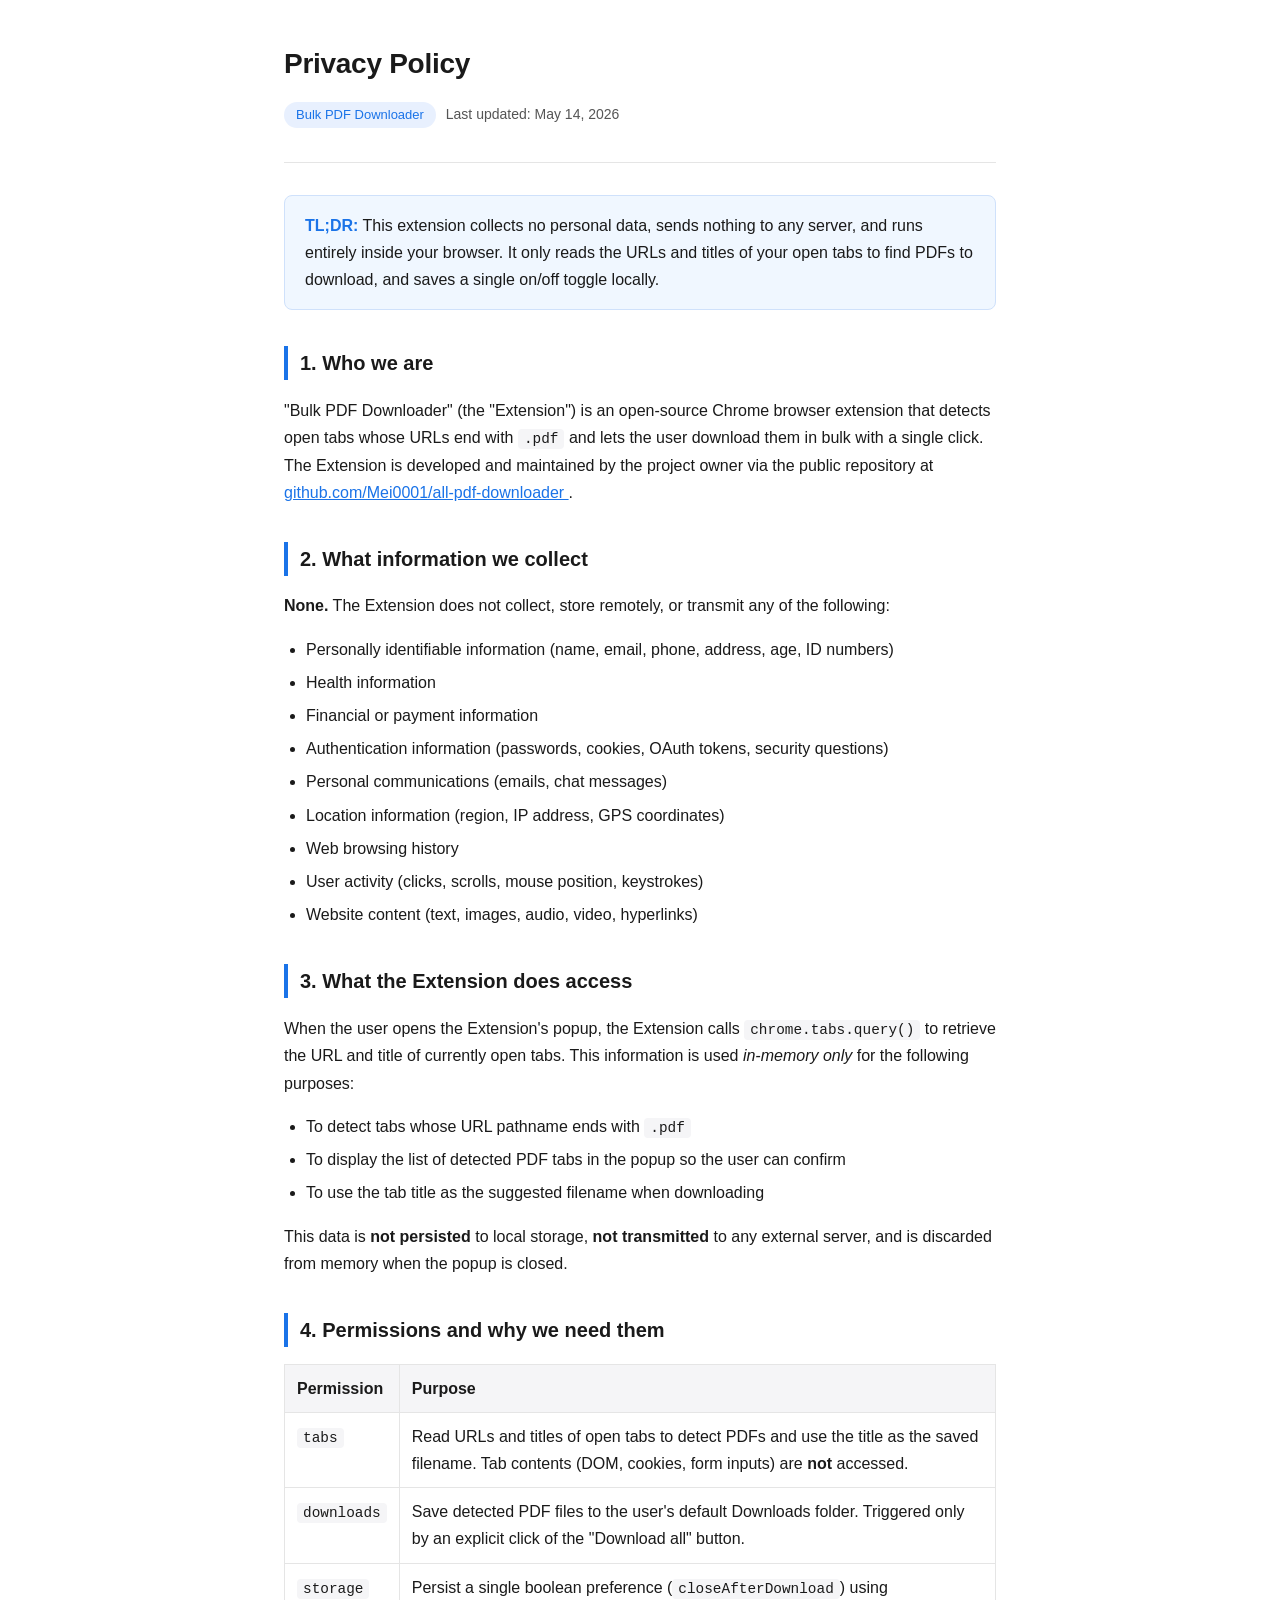
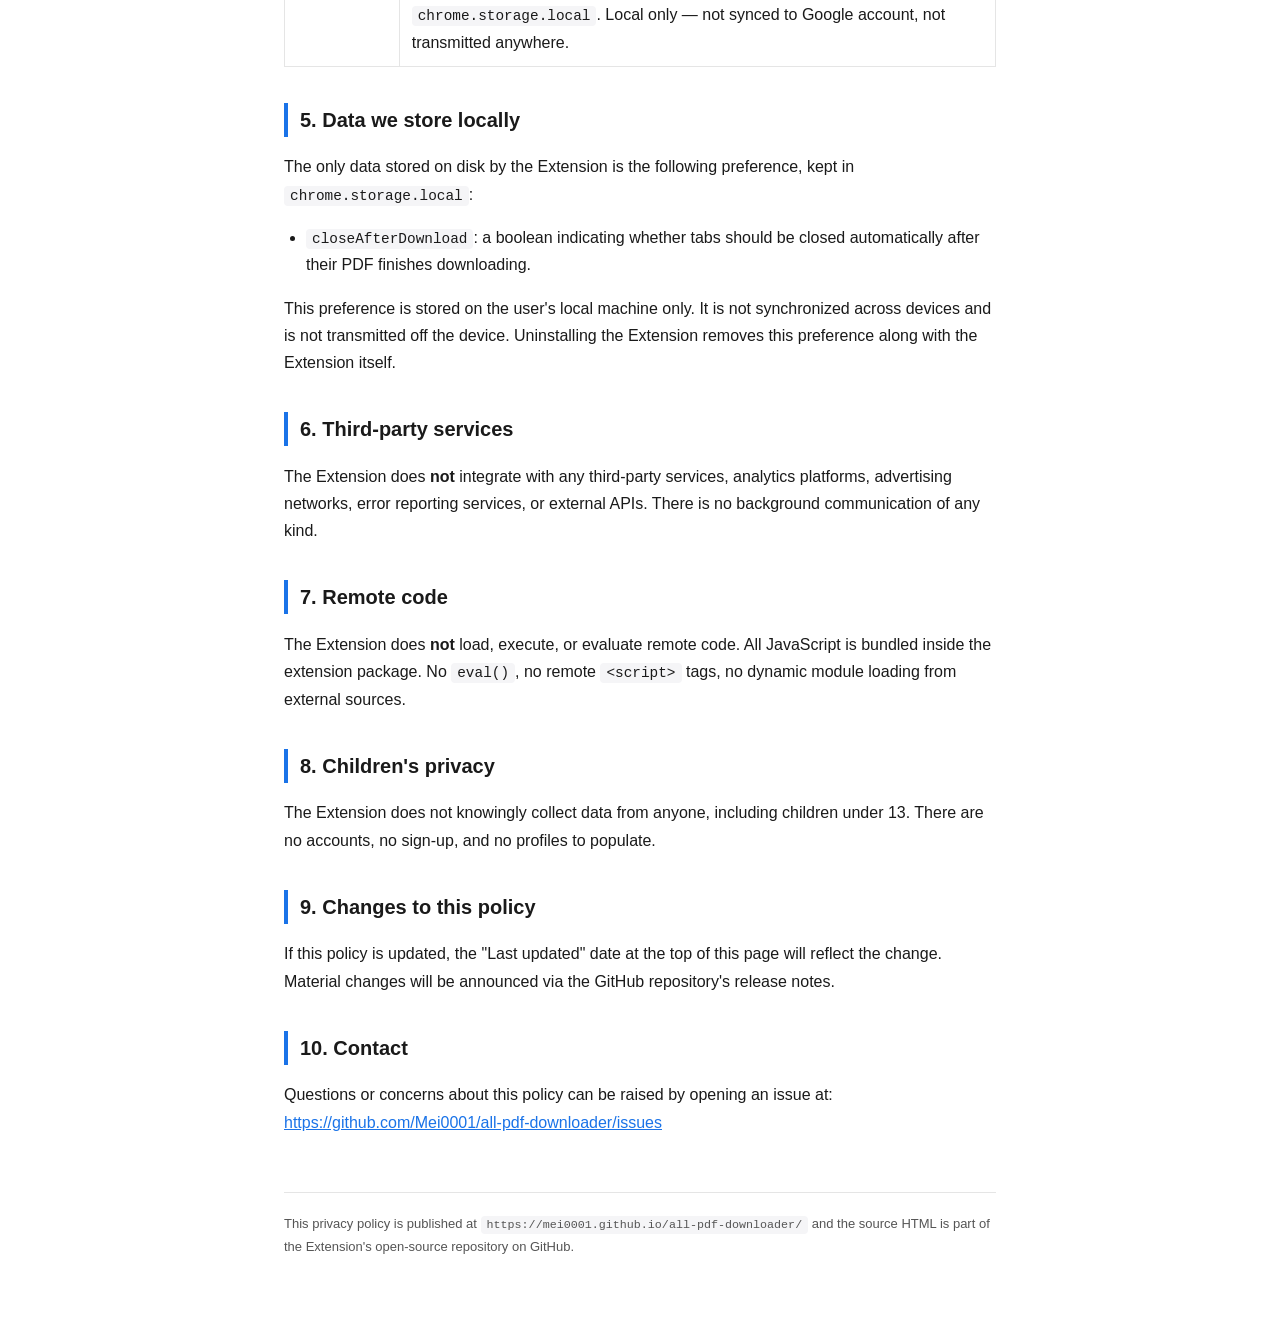
<file: docs/index.html>
<!DOCTYPE html>
<html lang="en">
<head>
<meta charset="UTF-8">
<meta name="viewport" content="width=device-width, initial-scale=1">
<meta name="robots" content="index, follow">
<title>Privacy Policy — Bulk PDF Downloader</title>
<style>
  :root {
    --fg: #1a1a1a;
    --muted: #555;
    --accent: #1a73e8;
    --border: #e5e5e5;
    --bg: #ffffff;
    --code-bg: #f5f5f7;
  }
  * { box-sizing: border-box; }
  body {
    font-family: -apple-system, BlinkMacSystemFont, "Segoe UI", "Helvetica Neue",
                 "Hiragino Sans", "Noto Sans CJK JP", sans-serif;
    color: var(--fg);
    background: var(--bg);
    max-width: 760px;
    margin: 0 auto;
    padding: 40px 24px 80px;
    line-height: 1.7;
    font-size: 16px;
  }
  header {
    border-bottom: 1px solid var(--border);
    padding-bottom: 20px;
    margin-bottom: 32px;
  }
  h1 {
    margin: 0 0 8px 0;
    font-size: 28px;
    letter-spacing: -0.01em;
  }
  h2 {
    margin-top: 36px;
    font-size: 20px;
    border-left: 4px solid var(--accent);
    padding-left: 12px;
  }
  .meta {
    color: var(--muted);
    font-size: 14px;
  }
  .badge {
    display: inline-block;
    background: #e8f0fe;
    color: var(--accent);
    border-radius: 999px;
    padding: 2px 12px;
    font-size: 13px;
    font-weight: 500;
    margin-right: 6px;
  }
  ul { padding-left: 22px; }
  li { margin-bottom: 6px; }
  code {
    background: var(--code-bg);
    padding: 2px 6px;
    border-radius: 4px;
    font-family: "SF Mono", Consolas, Monaco, monospace;
    font-size: 0.9em;
  }
  table {
    border-collapse: collapse;
    width: 100%;
    margin: 12px 0;
  }
  th, td {
    border: 1px solid var(--border);
    padding: 10px 12px;
    text-align: left;
    vertical-align: top;
  }
  th { background: var(--code-bg); font-weight: 600; }
  a { color: var(--accent); }
  footer {
    margin-top: 56px;
    padding-top: 20px;
    border-top: 1px solid var(--border);
    color: var(--muted);
    font-size: 13px;
  }
  .summary-card {
    background: #f0f7ff;
    border: 1px solid #cfe1fb;
    border-radius: 8px;
    padding: 16px 20px;
    margin: 20px 0;
  }
  .summary-card strong { color: var(--accent); }
</style>
</head>
<body>
<header>
  <h1>Privacy Policy</h1>
  <p class="meta">
    <span class="badge">Bulk PDF Downloader</span>
    Last updated: May 14, 2026
  </p>
</header>

<div class="summary-card">
  <strong>TL;DR:</strong> This extension collects no personal data, sends nothing to any server,
  and runs entirely inside your browser. It only reads the URLs and titles of your open tabs
  to find PDFs to download, and saves a single on/off toggle locally.
</div>

<h2>1. Who we are</h2>
<p>
  "Bulk PDF Downloader" (the "Extension") is an open-source Chrome browser extension that detects
  open tabs whose URLs end with <code>.pdf</code> and lets the user download them in bulk with a
  single click. The Extension is developed and maintained by the project owner via the public
  repository at
  <a href="https://github.com/Mei0001/all-pdf-downloader" target="_blank" rel="noopener">
    github.com/Mei0001/all-pdf-downloader
  </a>.
</p>

<h2>2. What information we collect</h2>
<p>
  <strong>None.</strong> The Extension does not collect, store remotely, or transmit any of the
  following:
</p>
<ul>
  <li>Personally identifiable information (name, email, phone, address, age, ID numbers)</li>
  <li>Health information</li>
  <li>Financial or payment information</li>
  <li>Authentication information (passwords, cookies, OAuth tokens, security questions)</li>
  <li>Personal communications (emails, chat messages)</li>
  <li>Location information (region, IP address, GPS coordinates)</li>
  <li>Web browsing history</li>
  <li>User activity (clicks, scrolls, mouse position, keystrokes)</li>
  <li>Website content (text, images, audio, video, hyperlinks)</li>
</ul>

<h2>3. What the Extension does access</h2>
<p>
  When the user opens the Extension's popup, the Extension calls
  <code>chrome.tabs.query()</code> to retrieve the URL and title of currently open tabs.
  This information is used <em>in-memory only</em> for the following purposes:
</p>
<ul>
  <li>To detect tabs whose URL pathname ends with <code>.pdf</code></li>
  <li>To display the list of detected PDF tabs in the popup so the user can confirm</li>
  <li>To use the tab title as the suggested filename when downloading</li>
</ul>
<p>
  This data is <strong>not persisted</strong> to local storage, <strong>not transmitted</strong>
  to any external server, and is discarded from memory when the popup is closed.
</p>

<h2>4. Permissions and why we need them</h2>
<table>
  <thead>
    <tr><th>Permission</th><th>Purpose</th></tr>
  </thead>
  <tbody>
    <tr>
      <td><code>tabs</code></td>
      <td>
        Read URLs and titles of open tabs to detect PDFs and use the title as the saved
        filename. Tab contents (DOM, cookies, form inputs) are <strong>not</strong> accessed.
      </td>
    </tr>
    <tr>
      <td><code>downloads</code></td>
      <td>
        Save detected PDF files to the user's default Downloads folder. Triggered only by an
        explicit click of the "Download all" button.
      </td>
    </tr>
    <tr>
      <td><code>storage</code></td>
      <td>
        Persist a single boolean preference (<code>closeAfterDownload</code>) using
        <code>chrome.storage.local</code>. Local only — not synced to Google account, not
        transmitted anywhere.
      </td>
    </tr>
  </tbody>
</table>

<h2>5. Data we store locally</h2>
<p>
  The only data stored on disk by the Extension is the following preference, kept in
  <code>chrome.storage.local</code>:
</p>
<ul>
  <li><code>closeAfterDownload</code>: a boolean indicating whether tabs should be closed
    automatically after their PDF finishes downloading.</li>
</ul>
<p>
  This preference is stored on the user's local machine only. It is not synchronized across
  devices and is not transmitted off the device. Uninstalling the Extension removes this
  preference along with the Extension itself.
</p>

<h2>6. Third-party services</h2>
<p>
  The Extension does <strong>not</strong> integrate with any third-party services, analytics
  platforms, advertising networks, error reporting services, or external APIs. There is no
  background communication of any kind.
</p>

<h2>7. Remote code</h2>
<p>
  The Extension does <strong>not</strong> load, execute, or evaluate remote code. All JavaScript
  is bundled inside the extension package. No <code>eval()</code>, no remote
  <code>&lt;script&gt;</code> tags, no dynamic module loading from external sources.
</p>

<h2>8. Children's privacy</h2>
<p>
  The Extension does not knowingly collect data from anyone, including children under 13. There
  are no accounts, no sign-up, and no profiles to populate.
</p>

<h2>9. Changes to this policy</h2>
<p>
  If this policy is updated, the "Last updated" date at the top of this page will reflect the
  change. Material changes will be announced via the GitHub repository's release notes.
</p>

<h2>10. Contact</h2>
<p>
  Questions or concerns about this policy can be raised by opening an issue at:
  <br>
  <a href="https://github.com/Mei0001/all-pdf-downloader/issues" target="_blank" rel="noopener">
    https://github.com/Mei0001/all-pdf-downloader/issues
  </a>
</p>

<footer>
  This privacy policy is published at
  <code>https://mei0001.github.io/all-pdf-downloader/</code> and the source HTML is part of the
  Extension's open-source repository on GitHub.
</footer>
</body>
</html>
</file>
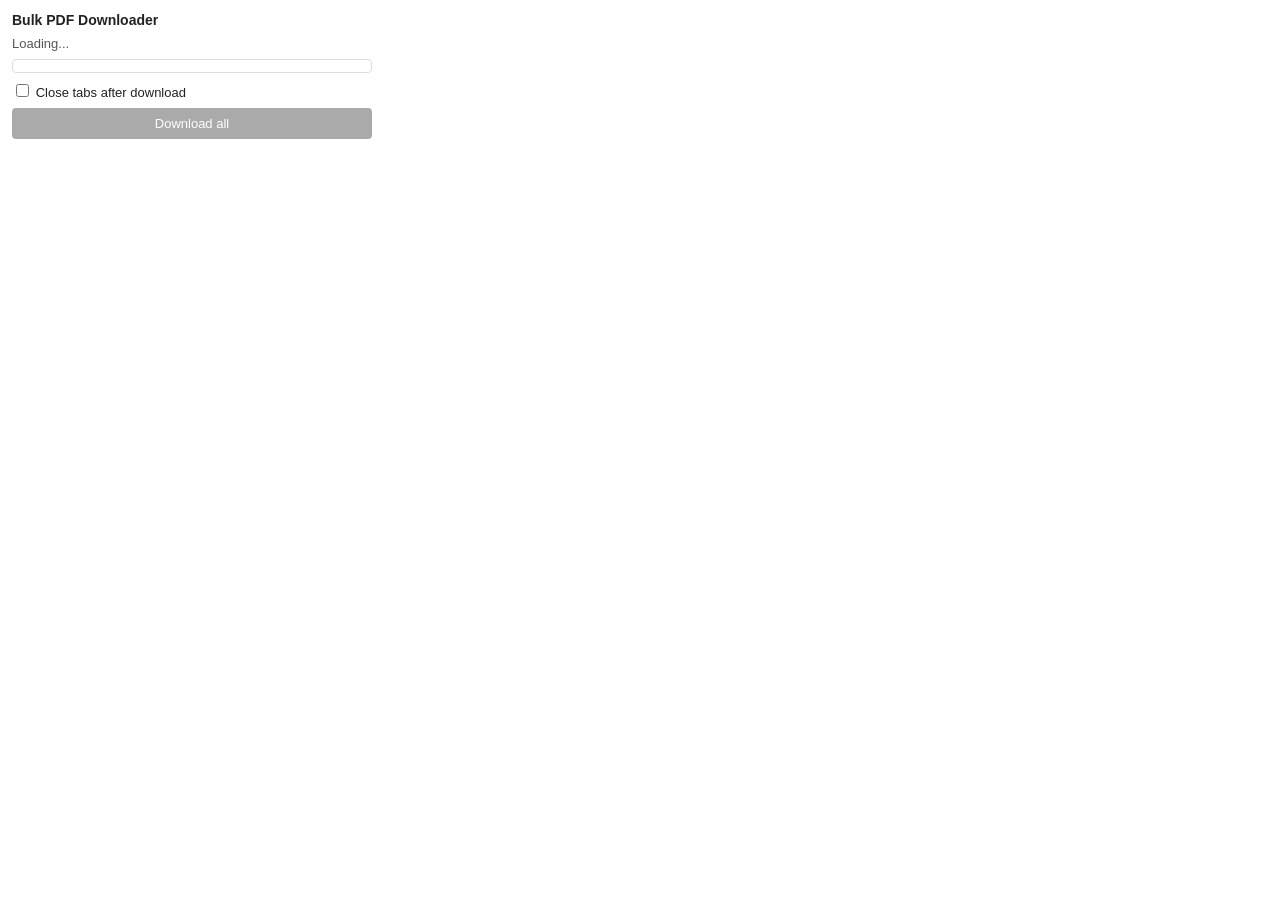
<file: popup.html>
<!DOCTYPE html>
<html>
<head>
  <meta charset="UTF-8">
  <link rel="stylesheet" href="popup.css">
  <title data-i18n="appName">Bulk PDF Downloader</title>
</head>
<body>
  <h1 data-i18n="appName">Bulk PDF Downloader</h1>
  <p id="count" data-i18n="loading">Loading...</p>
  <ul id="list"></ul>
  <label class="opt">
    <input type="checkbox" id="close-after">
    <span data-i18n="closeAfter">Close tabs after download</span>
  </label>
  <button id="download" data-i18n="downloadAll" disabled>Download all</button>
  <p id="status"></p>
  <script src="popup.js"></script>
</body>
</html>
</file>
<file: popup.css>
body {
  font-family: -apple-system, BlinkMacSystemFont, "Helvetica Neue", sans-serif;
  width: 360px;
  margin: 12px;
  font-size: 13px;
  color: #222;
}

h1 {
  font-size: 14px;
  margin: 0 0 8px 0;
}

#count {
  margin: 4px 0;
  color: #555;
}

#list {
  list-style: none;
  max-height: 240px;
  overflow-y: auto;
  margin: 8px 0;
  padding: 6px 8px;
  border: 1px solid #ddd;
  border-radius: 4px;
}

#list li.empty {
  color: #999;
  font-style: italic;
  border-bottom: none;
}

#list li {
  white-space: nowrap;
  overflow: hidden;
  text-overflow: ellipsis;
  padding: 2px 0;
  border-bottom: 1px solid #f0f0f0;
}

#list li:last-child {
  border-bottom: none;
}

.opt {
  display: block;
  margin: 8px 0;
  user-select: none;
}

button {
  width: 100%;
  padding: 8px;
  font-size: 13px;
  background: #1a73e8;
  color: white;
  border: none;
  border-radius: 4px;
  cursor: pointer;
}

button:disabled {
  background: #aaa;
  cursor: not-allowed;
}

#status {
  margin: 8px 0 0 0;
  color: #1a73e8;
  font-size: 12px;
  min-height: 1em;
}
</file>
